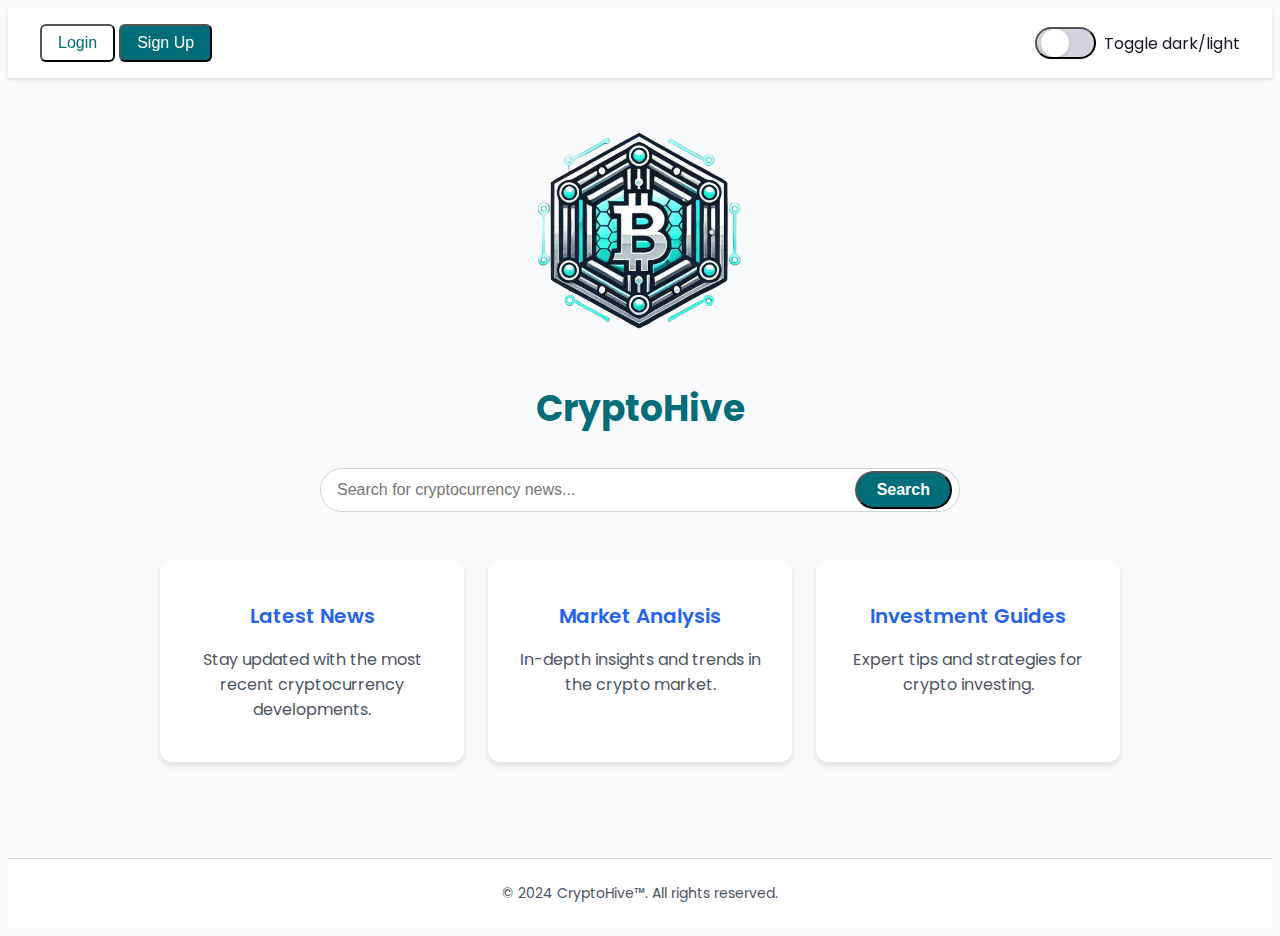
<file: index.html>
<!DOCTYPE html>
<html lang="en">
<head>
    <meta charset="UTF-8">
    <meta name="viewport" content="width=device-width, initial-scale=1.0">
    <title>CryptoHive - Cryptocurrency News & Insights</title>
    <link rel="stylesheet" href="style.css">
    <link href="https://fonts.googleapis.com/css2?family=Poppins:wght@400;700&display=swap" rel="stylesheet">
    <link rel="icon" type="image/png" href="/images/Bfavicon.png"/>
</head>
<body>
    <!-- Header with Navigation and Theme Toggle -->
    <header>
        <div class="header-container">
            <!-- Navigation Buttons -->
            <div class="nav-buttons">
                <button onclick="window.location.href='login.html'" class="btn-login">Login</button>
                <button onclick="window.location.href='signup.html'" class="btn-signup">Sign Up</button>
            </div>

            <!-- Theme Toggle -->
            <div class="theme-toggle">
                <button id="btnTheme">
                    <span id="themeToggleIcon"></span>
                </button>
                <span>Toggle dark/light</span>
            </div>
        </div>
    </header>

    <!-- Main Content -->
    <main>
        <!-- Logo Section -->
        <div class="logo-section">
            <img src="images/Crypto.png" alt="CryptoHive Logo" class="logo">
            <h1>CryptoHive</h1>
        </div>

        <!-- Search Bar -->
        <div class="search-bar">
            <form action="search.html" method="GET">
                <input type="text" name="query" placeholder="Search for cryptocurrency news..." required>
                <button type="submit">Search</button>
            </form>
        </div>

<!-- Featured Sections -->
<div class="featured-sections">
  <div class="feature-card">
      <h2>Latest News</h2>
      <p>Stay updated with the most recent cryptocurrency developments.</p>
  </div>
  <div class="feature-card">
      <h2>Market Analysis</h2>
      <p>In-depth insights and trends in the crypto market.</p>
  </div>
  <div class="feature-card">
      <h2>Investment Guides</h2>
      <p>Expert tips and strategies for crypto investing.</p>
  </div>
</div>

<!-- Footer -->
<footer>
  <p>© 2024 CryptoHive™. All rights reserved.</p>
</footer>
<script src="main.js"></script>
</body>
</html>
</file>
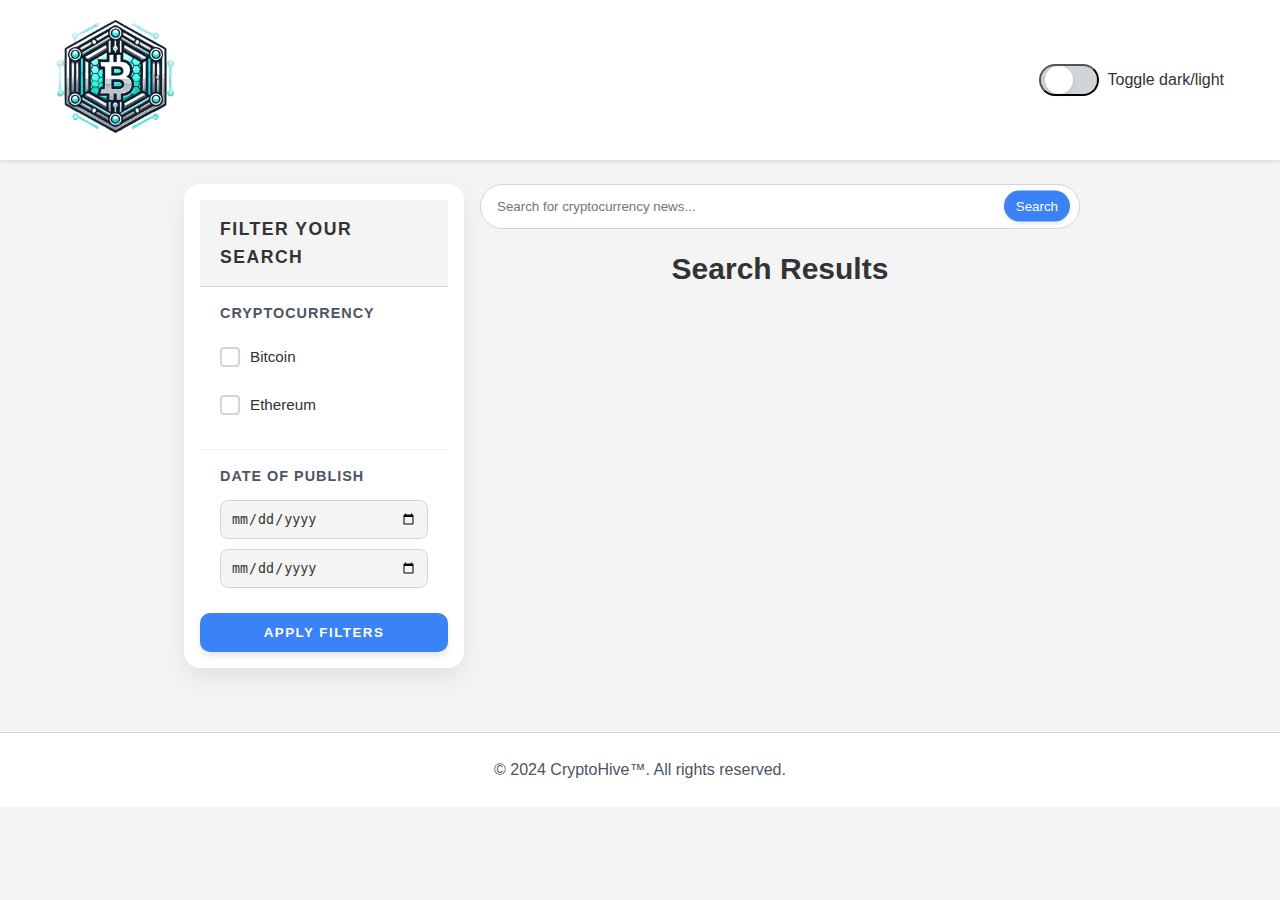
<file: search.html>
<!DOCTYPE html>
<html lang="en" class="dark">
<head>
    <meta charset="UTF-8">
    <meta name="viewport" content="width=device-width, initial-scale=1.0">
    <title>CryptoHive - Search Results</title>
    <link rel="stylesheet" href="search.css">
    <link rel="icon" type="image/x-icon" href="/images/favicon.png">
</head>
<body>
    <header>
        <div class="container header-container">
            <a href="index.html" class="logo">
                <img src="images/Crypto.png" alt="CryptoHive Logo">
            </a>
            <div class="theme-toggle">
                <button id="btnTheme">
                    <span id="themeToggleIcon"></span>
                </button>
                <span>Toggle dark/light</span>
            </div>
        </div>
    </header>

    <div class="search-container">
        <div class="sidebar">
            <h2>Filter Your Search</h2>
            <form id="filter-form">
                <div class="filter-section">
                    <h3>Cryptocurrency</h3>
                    <div>
                        <input type="checkbox" id="bitcoin" name="cryptocurrency" value="Bitcoin">
                        <label for="bitcoin">Bitcoin</label>
                    </div>
                    <div>
                        <input type="checkbox" id="ethereum" name="cryptocurrency" value="Ethereum">
                        <label for="ethereum">Ethereum</label>
                    </div>
                </div>
                <div class="filter-section">
                    <h3>Date of Publish</h3>
                    <input type="date" id="start-date" name="start-date">
                    <input type="date" id="end-date" name="end-date">
                </div>
                <button type="submit" class="apply-filters">Apply Filters</button>
            </form>
        </div>

        <div class="main-content">
            <form action="search.html" method="GET">
                <div class="search-wrapper">
                    <input type="text" name="query" placeholder="Search for cryptocurrency news..." required>
                    <button type="submit">Search</button>
                </div>
            </form>

            <main class="results-container">
                <h1>Search Results</h1>
                <div class="results-grid"></div>
            </main>
        </div>
    </div>

    <footer>
        <div class="footer-container">
            © 2024 CryptoHive™. All rights reserved.
        </div>
    </footer>

    <!-- JavaScript for Fetching Data and Displaying Results -->
    <script>
        document.addEventListener("DOMContentLoaded", function () {
            const urlParams = new URLSearchParams(window.location.search);
            const query = urlParams.get('query');

            if (query) {
                fetchCryptoNews(query);
            }

            function fetchCryptoNews(query) {
                const apiKey = 'fd4212bd5c7349bc98ec6a3d1fbbb222';  // Replace with your actual API key
                const apiUrl = `https://newsapi.org/v2/everything?q=${query}&apiKey=${apiKey}`;

                fetch(apiUrl)
                    .then(response => response.json())
                    .then(data => displayResults(data.articles))
                    .catch(error => {
                        console.error('Error fetching data:', error);
                        displayError();
                    });
            }

            function displayResults(articles) {
                const resultsGrid = document.querySelector(".results-grid");
                resultsGrid.innerHTML = "";

                if (articles.length === 0) {
                    resultsGrid.innerHTML = "<p>No results found.</p>";
                    return;
                }

                articles.forEach(article => {
                    const articleElement = document.createElement("div");
                    articleElement.classList.add("result-card");
                    articleElement.innerHTML = `
                        <a href="${article.url}" target="_blank" class="result-title">
                            ${article.title}
                        </a>
                        <p class="result-description">
                            ${article.description || 'No description available.'}
                        </p>
                    `;
                    resultsGrid.appendChild(articleElement);
                });
            }

            function displayError() {
                const resultsGrid = document.querySelector(".results-grid");
                resultsGrid.innerHTML = "<p>Failed to load articles. Please try again later.</p>";
            }
        });
    </script>
    <script src="main.js"></script>
</body>
</html>
</file>
<file: style.css>
/* General Styles */
body {
    font-family: 'Poppins', sans-serif;
    background-color: #f9fafb;
    color: #111827;
    min-height: 100vh;
    display: flex;
    flex-direction: column;
}

.dark body {
    background-color: #1e293b;
    color: #f3f4f6;
}

/* Header */
header {
    position: sticky;
    top: 0;
    z-index: 50;
    background-color: #ffffff;
    box-shadow: 0 2px 4px rgba(0, 0, 0, 0.1);
}

.dark header {
    background-color: #1e293b;
}

/* Header Container */
.header-container {
    max-width: 1200px;
    margin: 0 auto;
    padding: 1rem 1.5rem;
    display: flex;
    justify-content: space-between;
    align-items: center;
}

/* Navigation Buttons */
.nav-buttons button {
    padding: 0.5rem 1rem;
    border-radius: 0.375rem;
    font-size: 1rem;
    font-weight: 500;
    cursor: pointer;
    transition: background-color 0.3s ease-in-out;
}

.nav-buttons .btn-login {
    color: #006d78;
    background-color: transparent;
}

.nav-buttons .btn-login:hover {
    background-color: #eff6ff;
}

.nav-buttons .btn-signup {
    color: #ffffff;
    background-color: #006d78;
}

.nav-buttons .btn-signup:hover {
    background-color: #006d78;
}

/* Theme Toggle */
.theme-toggle {
    display: flex;
    align-items: center;
    gap: 0.5rem;
}

#btnTheme {
    width: 3.8rem;
    height: 2rem;
    background-color: #d1d5db;
    border-radius: 9999px;
    display: flex;
    align-items: center;
    position: relative;
    cursor: pointer;
    transition: background-color 0.3s ease-in-out;
}

#btnTheme span {
    width: 1.75rem;
    height: 1.75rem;
    background-color: #ffffff;
    border-radius: 50%;
    position: absolute;
    left: 0.25rem;
    box-shadow: 0 2px 4px rgba(0, 0, 0, 0.1);
    transition: transform 0.3s ease-in-out;
}

.dark #btnTheme {
    background-color: #4b5563;
}

.dark #btnTheme span {
    transform: translateX(1.75rem);
}

/* Logo Section */
.logo-section {
    text-align: center;
    margin-top: 3rem;
}

.logo {
    width: 13rem;
    height: 13rem;
    margin-bottom: 1rem;
}

.logo-section h1 {
    font-size: 2.25rem;
    font-weight: bold;
    color: #006d78;
}

.dark .logo-section h1 {
    color: #60a5fa;
}

/* Search Bar */
.search-bar form {
    max-width: 640px;
    width: 100%;
    margin: 2rem auto;
    position: relative;
    display: flex;
    align-items: center;
}

.search-bar input {
    flex: 1;
    padding: 0.75rem 1rem;
    border: 1px solid #d1d5db;
    border-radius: 9999px;
    outline: none;
    background-color: #ffffff;
    transition: border-color 0.3s ease-in-out;
    font-size: 1rem;
    box-sizing: border-box;
}

.search-bar input:focus {
    border-color: #006d78;
}

.dark .search-bar input {
    background-color: #374151;
    border-color: #4b5563;
    color: #f3f4f6;
}

.search-bar button {
    position: absolute;
    right: 0.5rem;
    top: 50%;
    transform: translateY(-50%);
    background-color: #006d78;
    color: #ffffff;
    padding: 0.5rem 1.25rem;
    border-radius: 9999px;
    font-size: 1rem;
    font-weight: bold;
    cursor: pointer;
    transition: background-color 0.3s ease-in-out;
    box-sizing: border-box;
}

.search-bar button:hover {
    background-color: #1eb4ac;
}

.dark .search-bar button {
    background-color: #006d78;
}

.dark .search-bar button:hover {
    background-color: #1eb4ac;
}


/* Featured Sections */
.featured-sections {
    margin-top: 3rem;
    display: grid;
    grid-template-columns: repeat(auto-fit, minmax(300px, 1fr));
    gap: 1.5rem;
    width: 100%;
    max-width: 960px;
    margin-left: auto;
    margin-right: auto;
}

.feature-card {
    background-color: #ffffff;
    border-radius: 0.75rem;
    padding: 1.5rem;
    box-shadow: 0px 4px 6px rgba(0, 0, 0, 0.1);
    transition: transform 0.3s ease, box-shadow 0.3s ease;
    text-align: center;
}

.feature-card:hover {
    transform: translateY(-5px);
    box-shadow: 0px 6px 10px rgba(0, 0, 0, 0.15);
}

.feature-card h2 {
    font-size: 1.25rem;
    font-weight: 600;
    color: #2563eb;
    margin-bottom: 0.5rem;
}

.feature-card p {
    color: #4b5563;
    font-size: 1rem;
}

.dark .feature-card {
    background-color: #374151;
}

.dark .feature-card h2 {
    color: #3b82f6;
}

.dark .feature-card p {
    color: #d1d5db;
}

/* Footer */
footer {
    background-color: #ffffff;
    color: #4b5563;
    border-top: 1px solid #d1d5db;
    padding: 1.5rem 0;
    position: relative;
    bottom: 0;
    width: 100%;
    text-align: center;
    margin-top: 6rem; /* Added margin to create space above footer */}

footer p {
    margin: 0;
    font-size: 0.875rem;
}

.dark footer {
    background-color: #374151;
    border-top-color: #4b5563;
    color: #d1d5db;
}

body {
    display: flex;
    flex-direction: column;
    min-height: 100vh; /* Ensure footer sticks to bottom */
}

main {
    flex-grow: 1; /* Push footer to bottom when content is short */
}



/* Login Page */
.main-content {
    display: flex;
    justify-content: center;
    align-items: center;
    flex-grow: 1;
    padding: 2rem;
}

.login-container {
    width: 100%;
    max-width: 400px;
    background-color: var(--bg-primary);
    border-radius: 0.5rem;
    padding: 2rem;
    box-shadow: var(--box-shadow);
    transition: var(--transition);
}

.main-title {
    font-size: 2rem;
    font-weight: 700;
    margin-bottom: 1.5rem;
    text-align: center;
    color: var(--text-primary);
}

.form {
    display: flex;
    flex-direction: column;
    gap: 1rem;
}

.form-group {
    display: flex;
    flex-direction: column;
}

.form-label {
    margin-bottom: 0.5rem;
    color: var(--text-secondary);
    font-weight: 600;
}

.form-input {
    padding: 0.75rem;
    border: 1px solid var(--border-color);
    border-radius: 0.375rem;
    background-color: var(--bg-secondary);
    color: var(--text-primary);
    transition: var(--transition);
}

.form-input:focus {
    outline: none;
    border-color: var(--primary-color);
    box-shadow: 0 0 0 3px var(--primary-light);
}

.form-actions {
    display: flex;
    justify-content: flex-end;
}

.button-login {
    background-color: var(--primary-color);
    color: white;
    font-weight: 600;
    padding: 0.75rem;
    border-radius: 0.375rem;
    text-align: center;
    transition: var(--transition);
}

.button-login:hover {
    background-color: var(--primary-dark);
}

.form-footer {
    text-align: center;
    margin-top: 1rem;
}

.link {
    color: var(--primary-color);
    text-decoration: none;
    font-weight: 600;
    transition: var(--transition);
}

.link:hover {
    text-decoration: underline;
}

/* Footer Margin */
.footer-container {
    margin-top: 2rem;
}
</file>
<file: search.css>
/* Reset and Base Styles */
:root {
    --bg-primary: #f4f4f4;
    --bg-secondary: #ffffff;
    --text-primary: #333;
    --text-secondary: #4b5563;
    --accent-color: #3b82f6;
    --accent-color-hover: #2563eb;
    --border-color: #d1d5db;
    --toggle-bg: #d1d5db;
    --toggle-slider: #ffffff;
}

.dark {
    --bg-primary: #1f2937;
    --bg-secondary: #111827;
    --text-primary: #f9fafb;
    --text-secondary: #9ca3af;
    --accent-color: #60a5fa;
    --accent-color-hover: #3b82f6;
    --border-color: #374151;
    --toggle-bg: #4b5563;
    --toggle-slider: #1f2937;
}

* {
    margin: 0;
    padding: 0;
    box-sizing: border-box;
    transition: background-color 0.3s, color 0.3s;
}

body {
    font-family: Arial, sans-serif;
    line-height: 1.6;
    background-color: var(--bg-primary);
    color: var(--text-primary);
    min-height: 100vh;
    display: flex;
    flex-direction: column;
}

/* Header Styles */
header {
    background-color: var(--bg-secondary);
    box-shadow: 0 2px 4px rgba(0, 0, 0, 0.1);
    position: sticky;
    top: 0;
    z-index: 50;
}

.header-container {
    display: flex;
    justify-content: space-between;
    align-items: center;
    padding: 1rem;
    max-width: 1200px;
    margin: 0 auto;
}

.logo img {
    height: 120px;
    width: auto;
}

/* Theme Toggle */
.theme-toggle {
    display: flex;
    align-items: center;
    gap: 0.5rem;
}

#btnTheme {
    width: 3.8rem;
    height: 2rem;
    background-color: var(--toggle-bg);
    border-radius: 9999px;
    display: flex;
    align-items: center;
    position: relative;
    cursor: pointer;
    transition: background-color 0.3s ease-in-out;
}

#btnTheme span {
    width: 1.75rem;
    height: 1.75rem;
    background-color: var(--toggle-slider);
    border-radius: 50%;
    position: absolute;
    left: 0.25rem;
    box-shadow: 0 2px 4px rgba(0, 0, 0, 0.1);
    transition: transform 0.3s ease-in-out;
}

.dark #btnTheme {
    background-color: var(--toggle-bg);
}

.dark #btnTheme span {
    transform: translateX(1.75rem);
}

/* Search Container */
.search-container {
    display: flex; /* Flexbox for sidebar and main content */
    flex-direction: row; /* Horizontal layout */
    align-items: flex-start; /* Align items to the top */
    max-width: 1500px;
    margin: 1.5rem auto;
    padding: 0 1rem;
}

.sidebar {
    width: 250px; /* Fixed width for the sidebar */
    padding: 1rem;
    background-color: var(--bg-secondary);
    border-right: 1px solid var(--border-color);
    height: 100%; /* Full height of the container */
    box-shadow: 2px 0 5px rgba(0, 0, 0, 0.1);
    position: sticky; /* Sticky position to stay visible while scrolling */
    top: 0;
}

.main-content {
    flex-grow: 1; /* Allow the main content to take the remaining space */
    padding: 0 1rem;
}

.search-wrapper {
    position: relative;
    max-width: 100%;
    margin: 0 auto;
    display: flex;
}


.search-wrapper input {
    flex: 1;
    width: 600px;
    height: 45px;
    padding: 12px 50px 12px 16px; /* Adjusted for button spacing */
    border: 1px solid var(--border-color);
    border-radius: 9999px;
    outline: none;
    background-color: var(--bg-secondary);
    color: var(--text-primary);
    transition: all 0.3s ease;
    
}

.search-wrapper input:focus {
    border-color: var(--accent-color);
    box-shadow: 0 0 0 2px rgba(59, 130, 246, 0.2);
}

.search-wrapper button {
    position: absolute;
    right: 10px; /* Position inside the input field */
    top: 50%;
    transform: translateY(-50%);
    background-color: var(--accent-color);
    color: white;
    padding: 8px 12px;
    border: none;
    border-radius: 9999px;
    cursor: pointer;
    transition: background-color 0.3s ease;
    box-shadow: 0 2px 4px rgba(0, 0, 0, 0.1);
}

.search-wrapper button:hover {
    background-color: var(--accent-color-hover);
}
/* Results Container */
.results-container {
    max-width: 1200px;
    padding: 1rem;
    flex-grow: 1;
}

.results-container h1 {
    text-align: center;
    font-size: 1.875rem;
    margin-bottom: 1.5rem;
    color: var(--text-primary);
}

.results-grid {
    display: grid;
    grid-template-columns: 1fr 1fr;
    gap: 1.5rem;
}

.results-column {
    display: flex;
    flex-direction: column;
    gap: 1.5rem;
}

.result-card {
    background-color: var(--bg-secondary);
    border-radius: 0.5rem;
    box-shadow: 0 4px 6px -1px rgba(0, 0, 0, 0.1);
    padding: 1.5rem;
    transition: box-shadow 0.3s ease;
}

.result-card:hover {
    box-shadow: 0 10px 15px -3px rgba(0, 0, 0, 0.1);
}

.result-title {
    display: block;
    color: var(--accent-color);
    font-size: 1.25rem;
    font-weight: 600;
    margin-bottom: 0.5rem;
    text-decoration: none;
    transition: color 0.3s ease;
}

.result-title:hover {
    text-decoration: underline;
}

.result-description {
    color: var(--text-secondary);
}

/* Pagination */
.pagination {
    display: flex;
    justify-content: center;
    align-items: center;
    gap: 0.5rem;
    margin-top: 2.5rem;
}

.page-button {
    padding: 0.5rem 1rem;
    border: none;
    border-radius: 0.375rem;
    background-color: var(--border-color);
    color: var(--text-secondary);
    cursor: pointer;
    transition: background-color 0.3s ease;
}

.page-button:hover {
    background-color: var(--border-color);
    opacity: 0.8;
}

.page-button.active {
    background-color: var(--accent-color);
    color: white;
}

/* Footer */
footer {
    background-color: var(--bg-secondary);
    border-top: 1px solid var(--border-color);
    padding: 1.5rem;
    margin-top: 2.5rem;
    text-align: center;
    color: var(--text-secondary);
}

.footer-container {
    max-width: 1200px;
    margin: 0 auto;
}

/* Responsive Design */

.sidebar {
    width: 280px;
    background-color: var(--bg-secondary);
    border: none;
    border-radius: 16px;
    box-shadow: 0 10px 25px rgba(0, 0, 0, 0.08);
    overflow: hidden;
    transition: all 0.3s ease;
}

.sidebar h2 {
    background-color: var(--bg-primary);
    color: var(--text-primary);
    padding: 15px 20px;
    margin: 0;
    font-size: 1.1rem;
    font-weight: 700;
    text-transform: uppercase;
    letter-spacing: 1.5px;
    border-bottom: 1px solid var(--border-color);
}

.sidebar .filter-section {
    padding: 15px 20px;
    border-bottom: 1px solid rgba(0, 0, 0, 0.05);
}

.sidebar .filter-section:last-of-type {
    border-bottom: none;
}

.sidebar .filter-section h3 {
    color: var(--text-secondary);
    margin-bottom: 12px;
    font-size: 0.9rem;
    font-weight: 600;
    text-transform: uppercase;
    letter-spacing: 1px;
}

.sidebar input[type="checkbox"] {
    appearance: none;
    width: 20px;
    height: 20px;
    border: 2px solid var(--border-color);
    border-radius: 4px;
    outline: none;
    margin-right: 10px;
    vertical-align: middle;
    position: relative;
    cursor: pointer;
    transition: all 0.2s ease;
}

.sidebar input[type="checkbox"]:checked {
    background-color: var(--accent-color);
    border-color: var(--accent-color);
}

.sidebar input[type="checkbox"]:checked::after {
    content: '✔';
    color: white;
    position: absolute;
    top: 50%;
    left: 50%;
    transform: translate(-50%, -50%);
    font-size: 12px;
}

.sidebar label {
    color: var(--text-primary);
    font-size: 0.95rem;
    cursor: pointer;
    user-select: none;
    transition: color 0.2s ease;
}

.sidebar input[type="date"] {
    width: 100%;
    padding: 10px;
    margin-bottom: 10px;
    border: 1px solid var(--border-color);
    border-radius: 8px;
    background-color: var(--bg-primary);
    color: var(--text-primary);
    transition: all 0.3s ease;
}

.sidebar .apply-filters {
    width: 100%;
    padding: 12px;
    background-color: var(--accent-color);
    color: white;
    border: none;
    border-radius: 10px;
    font-weight: 700;
    text-transform: uppercase;
    letter-spacing: 1.5px;
    cursor: pointer;
    transition: all 0.3s ease;
    box-shadow: 0 4px 6px rgba(0, 0, 0, 0.1);
}

.sidebar .apply-filters:hover {
    background-color: var(--accent-color-hover);
    transform: translateY(-2px);
    box-shadow: 0 6px 8px rgba(0, 0, 0, 0.15);
}

.sidebar .filter-section > div {
    display: flex;
    align-items: center;
    margin-bottom: 8px;
    padding: 8px 0;
    border-radius: 6px;
    transition: background-color 0.2s ease;
}

.sidebar .filter-section > div:hover {
    background-color: rgba(59, 130, 246, 0.05);
}

/* Responsive Design */
@media (max-width: 768px) {
    .header-container {
        flex-wrap: wrap;
        gap: 1rem;
    }

    .logo img {
        height: 80px; /* Adjust logo size for smaller screens */
    }

    .theme-toggle {
        flex-direction: row;
        justify-content: flex-end;
    }

    .search-container {
        flex-direction: column;
        align-items: center;
        padding: 0.5rem;
    }

    .sidebar {
        width: 100%; /* Make sidebar full width */
        margin-bottom: 1rem; /* Add spacing below sidebar */
        position: static; /* Disable sticky behavior on small screens */
    }

    .main-content {
        width: 100%; /* Full width for main content */
        padding: 0.5rem;
    }

    .search-wrapper input {
        width: 100%; /* Full width search bar */
    }

    .results-grid {
        grid-template-columns: 1fr; /* Single column layout for smaller screens */
    }
}

@media (max-width: 480px) {
    .header-container {
        flex-direction: column;
        align-items: center;
    }

    .logo img {
        height: 60px; /* Further reduce logo size */
    }

    .search-wrapper input {
        font-size: 0.9rem; /* Smaller font for search input */
    }

    .result-card {
        padding: 1rem; /* Compact card padding */
    }

    .pagination {
        flex-wrap: wrap; /* Wrap pagination for small screens */
    }

    .page-button {
        padding: 0.4rem 0.8rem; /* Adjust pagination button size */
    }
}
</file>
